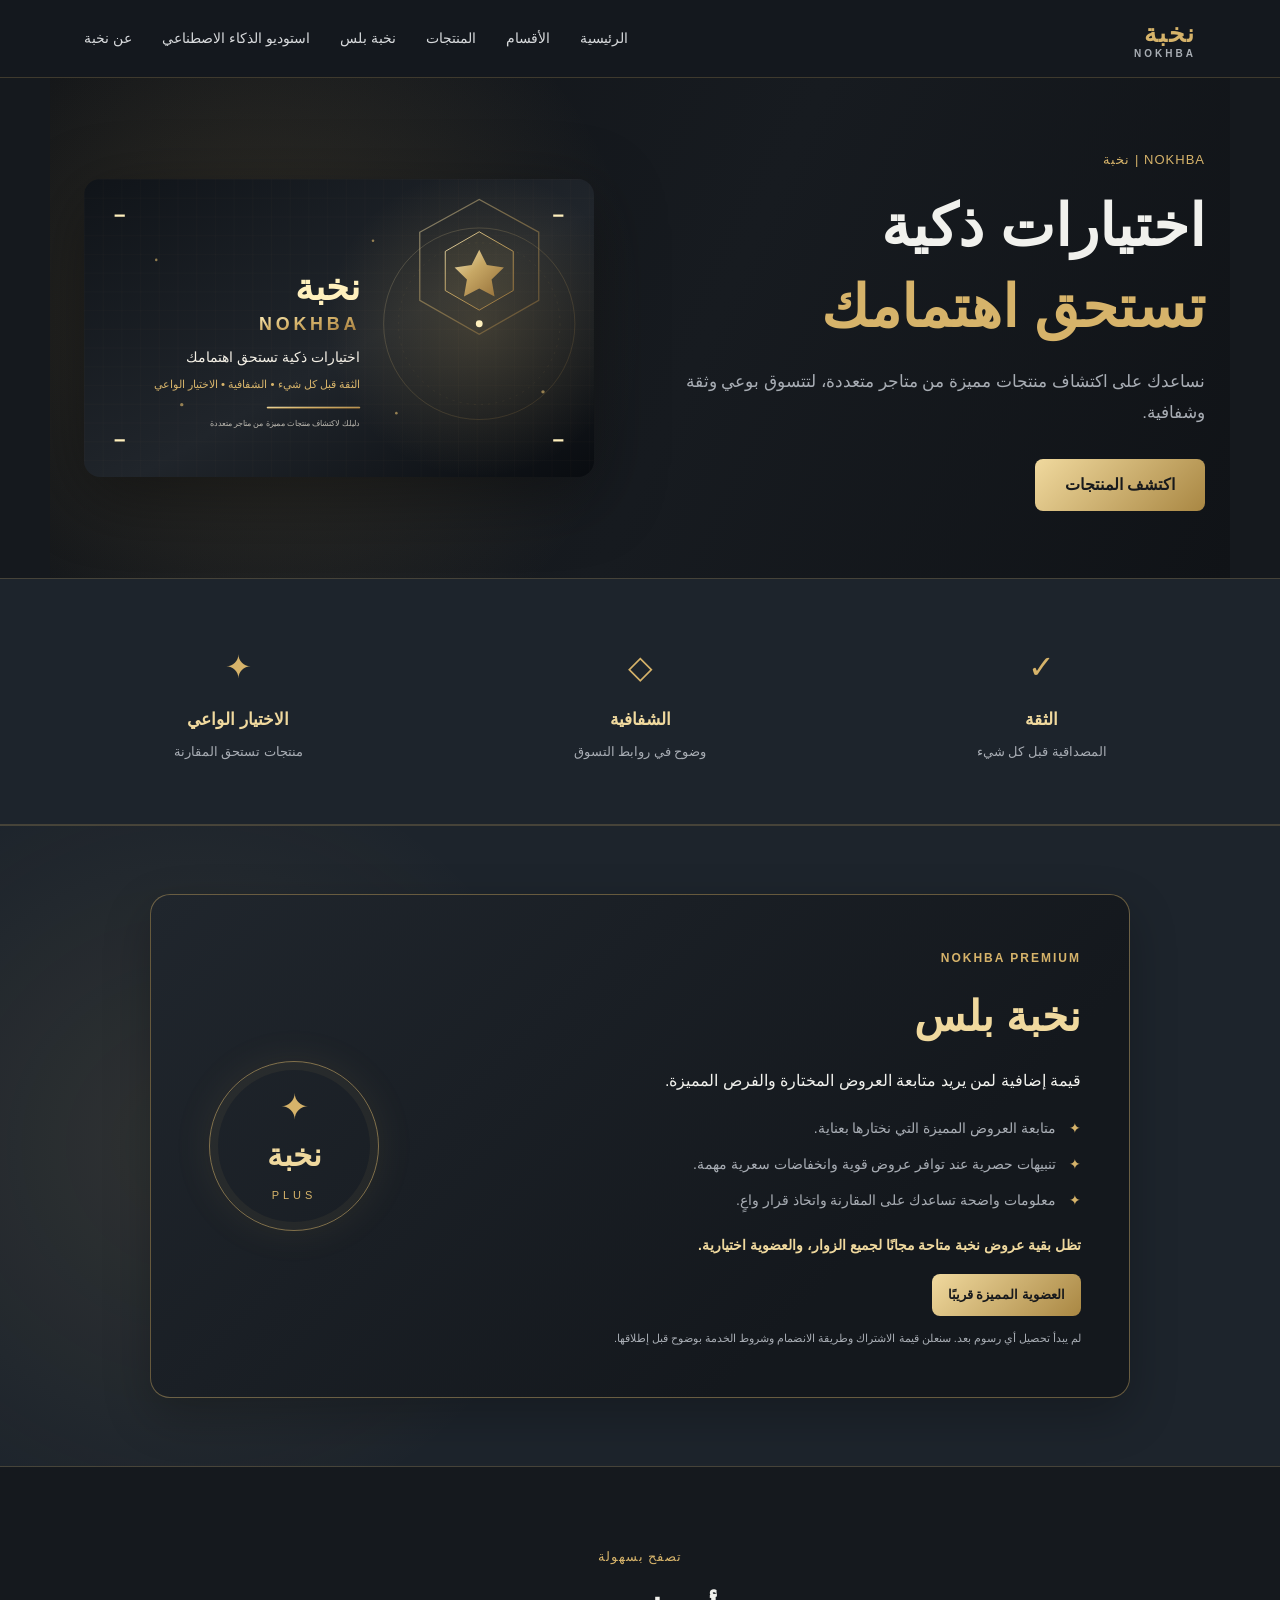
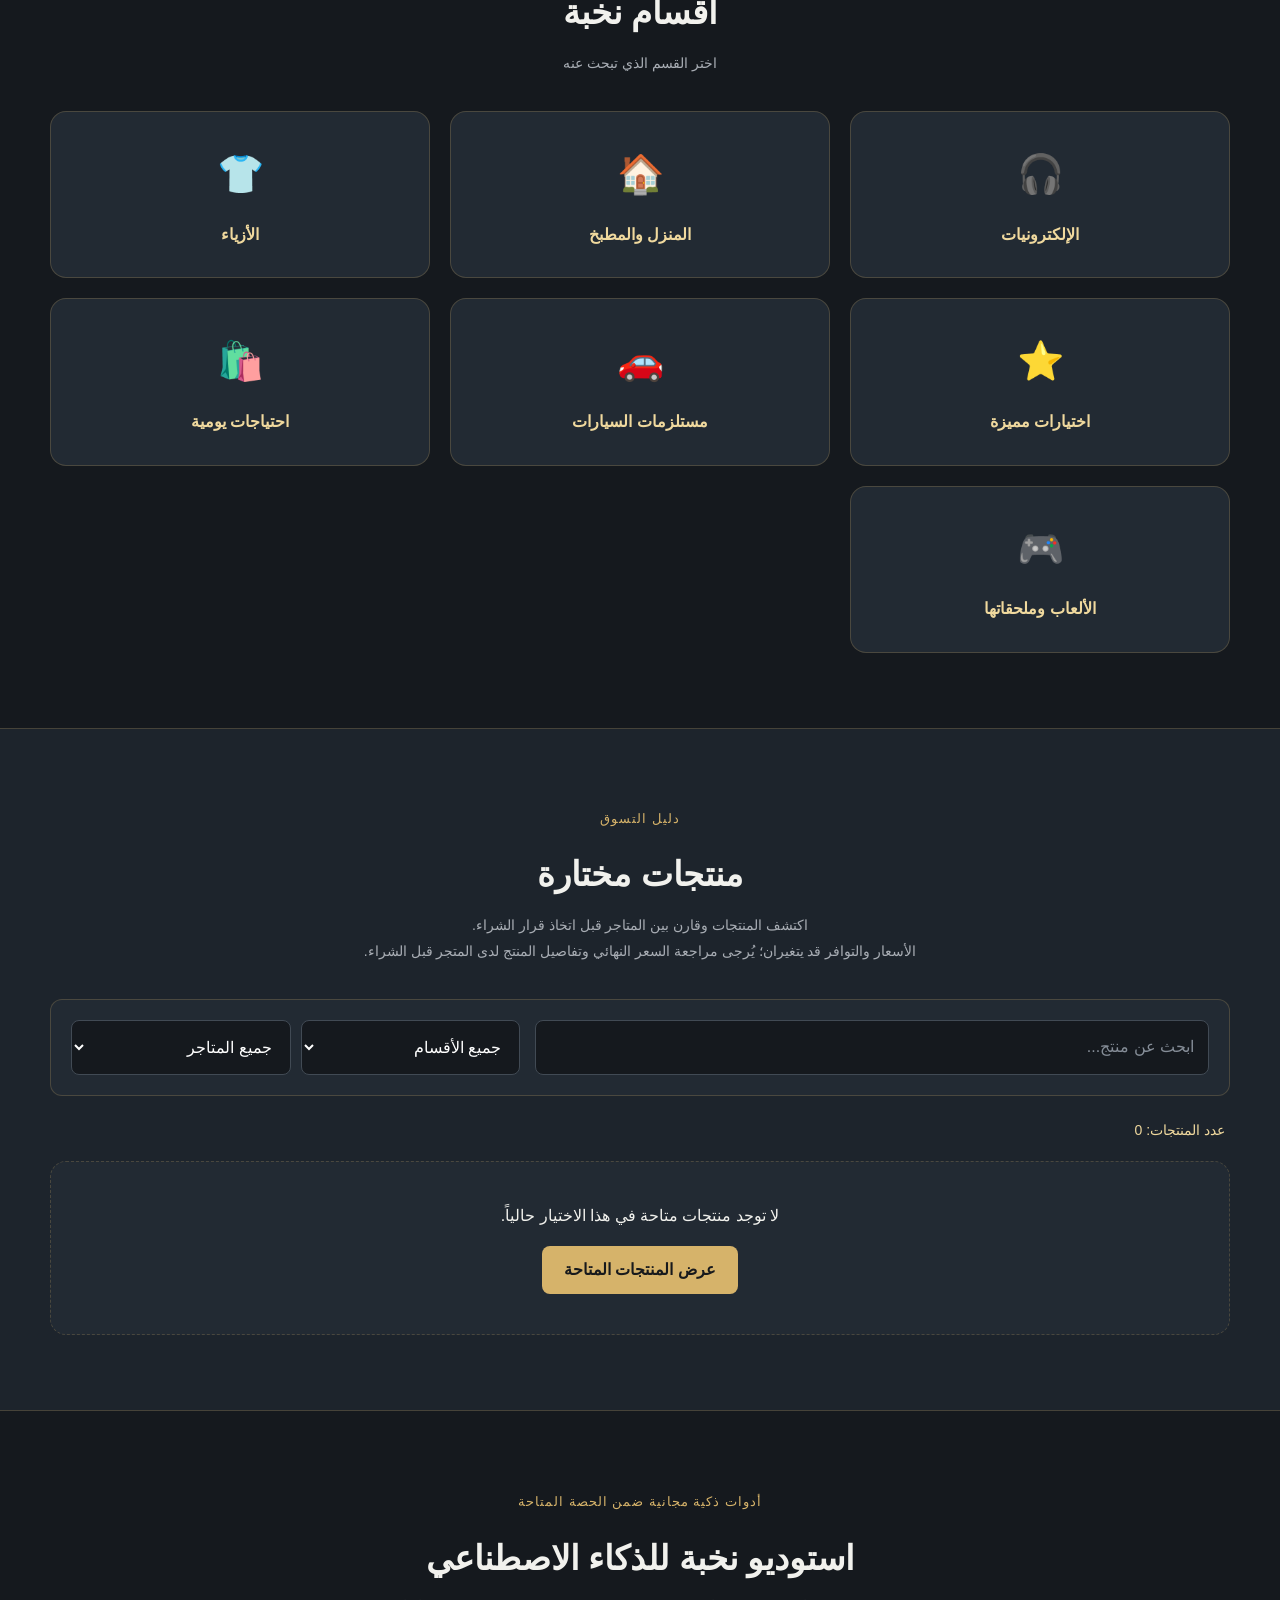
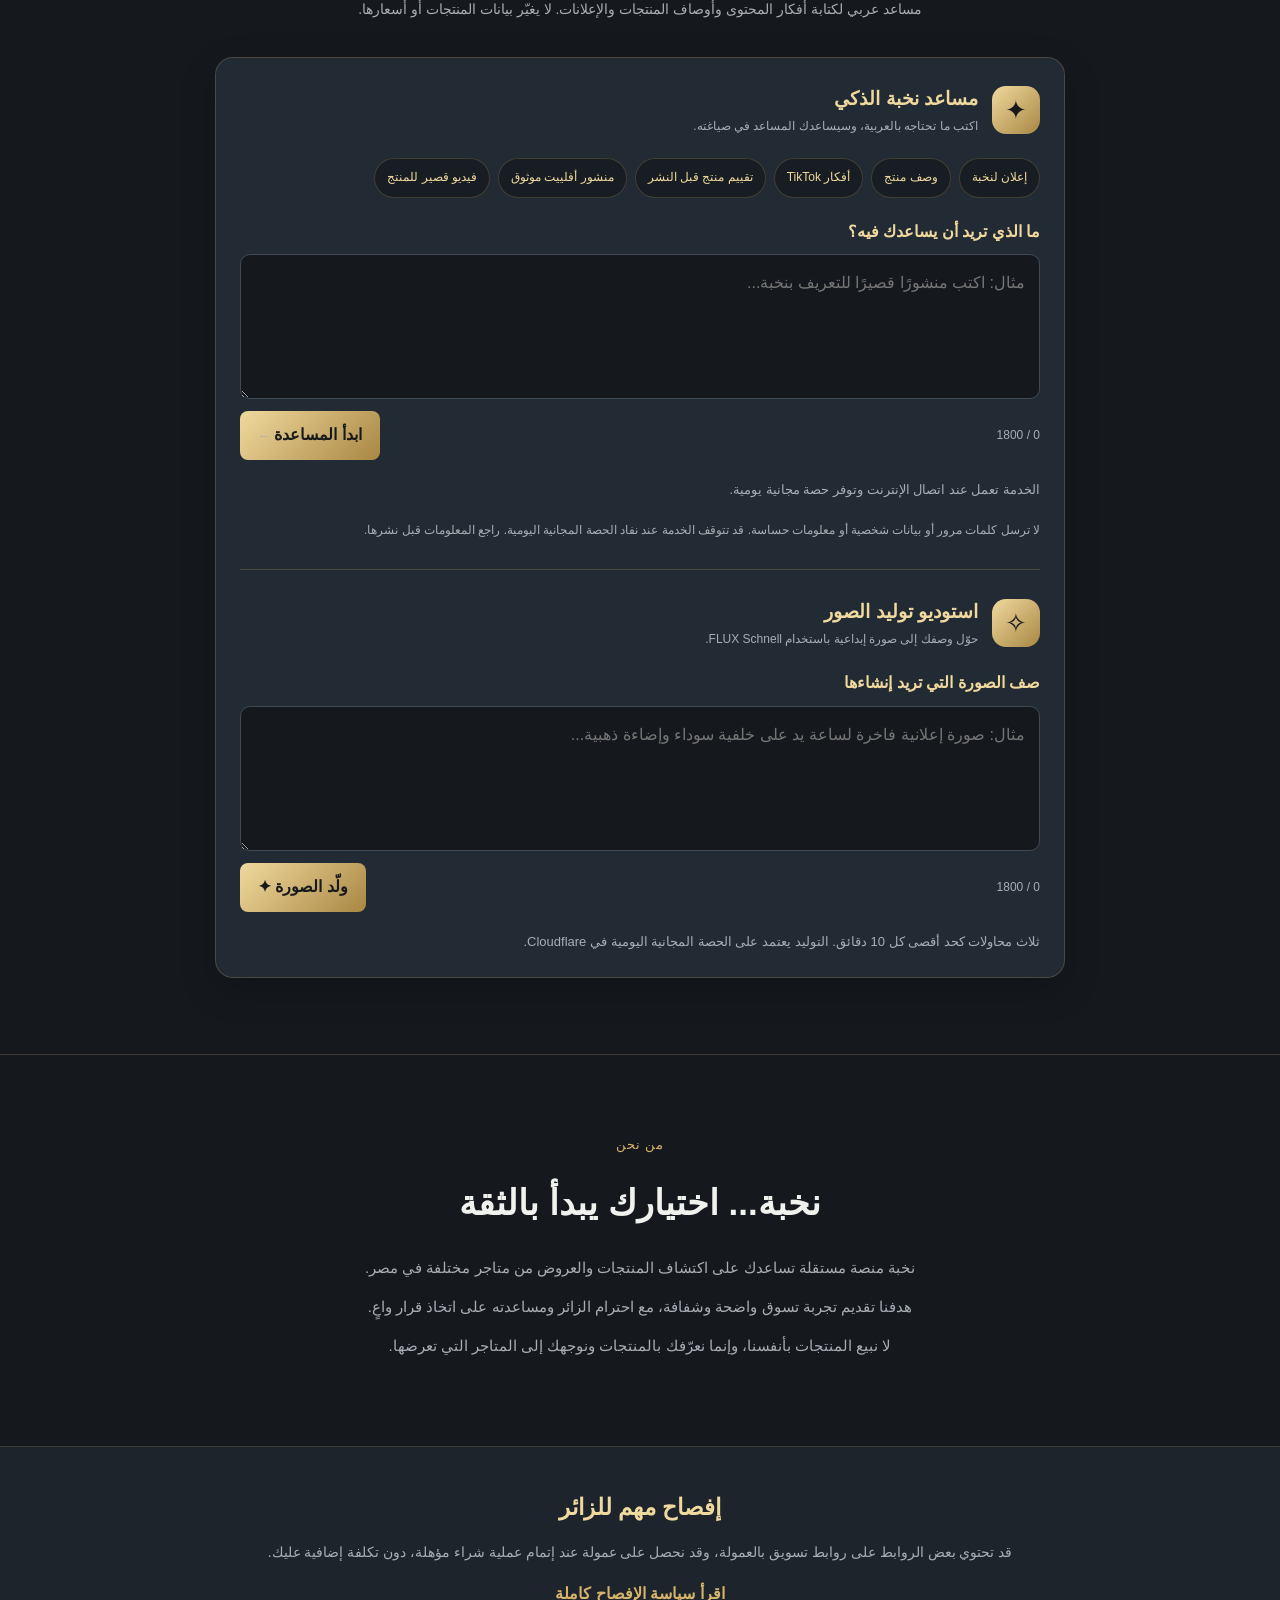
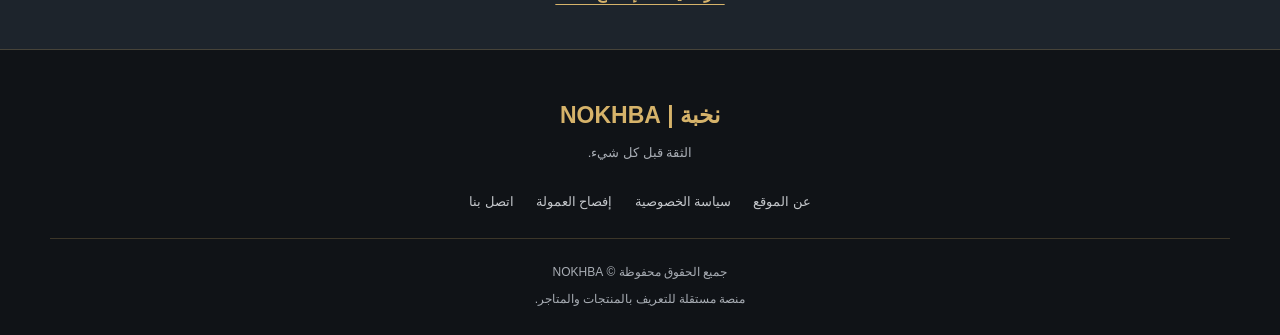
<file: index.html>
<!DOCTYPE html>
<html lang="ar" dir="rtl">

<head>

  <meta charset="UTF-8">

  <meta name="viewport"
        content="width=device-width, initial-scale=1.0">

  <title>نخبة | NOKHBA - اختيارات تسوق موثوقة</title>

  <meta name="description"
        content="نخبة منصة مستقلة لاكتشاف المنتجات المميزة من أمازون ونون وجوميا في مصر، مع الشفافية والاختيار الواعي.">

  <meta name="theme-color" content="#15191e">

  <meta name="robots" content="index, follow">

  <meta name="author" content="NOKHBA">

  <link rel="canonical"
        href="https://nokhba-108.pages.dev/">

  <link rel="manifest" href="manifest.json">

  <link rel="icon"
        type="image/png"
        href="icon-192.png">

  <link rel="apple-touch-icon"
        href="icon-192.png">

  <link rel="stylesheet" href="style.css">

  <!-- إعداد التسويق بالعمولة -->

  <script>
    window.NOKHBA_AFFILIATE_TAG = "ashrafdealseg-21";
  </script>

</head>

<body>

<header class="site-header">

  <div class="container header-container">

    <a href="#home" class="logo" aria-label="نخبة">

      <span class="logo-main">نخبة</span>

      <span class="logo-sub">NOKHBA</span>

    </a>

    <button class="menu-btn"
            id="menuBtn"
            type="button"
            aria-label="فتح القائمة"
            aria-expanded="false">

      ☰

    </button>

    <nav class="main-nav" id="mainNav">

      <a href="#home">الرئيسية</a>

      <a href="#categories">الأقسام</a>

      <a href="#featured">المنتجات</a>

      <a href="#nokhba-premium">نخبة بلس</a>

      <a href="#ai-studio">استوديو الذكاء الاصطناعي</a>

      <a href="#about">عن نخبة</a>

    </nav>

  </div>

</header>

<main>

  <!-- الرئيسية -->

  <section class="hero" id="home">

    <div class="container hero-content">

      <div class="hero-text">

        <span class="hero-label">
          NOKHBA | نخبة
        </span>

        <h1>
          اختيارات ذكية
          <br>
          <span>تستحق اهتمامك</span>
        </h1>

        <p>
          نساعدك على اكتشاف منتجات مميزة من متاجر متعددة،
          لتتسوق بوعي وثقة وشفافية.
        </p>

        <a href="#featured" class="hero-btn">
          اكتشف المنتجات
        </a>

      </div>

      <div class="hero-art" aria-label="هوية نخبة">

        <img
          src="banner-nokhba.svg"
          alt="بانر نخبة NOKHBA - اختيارات ذكية تستحق اهتمامك، الثقة قبل كل شيء"
          width="900"
          height="620"
          fetchpriority="high">

      </div>

    </div>

  </section>

  <!-- مبادئ نخبة -->

  <section class="trust-section">

    <div class="container trust-grid">

      <div class="trust-item">

        <span class="trust-icon">✓</span>

        <h3>الثقة</h3>

        <p>المصداقية قبل كل شيء</p>

      </div>

      <div class="trust-item">

        <span class="trust-icon">◇</span>

        <h3>الشفافية</h3>

        <p>وضوح في روابط التسوق</p>

      </div>

      <div class="trust-item">

        <span class="trust-icon">✦</span>

        <h3>الاختيار الواعي</h3>

        <p>منتجات تستحق المقارنة</p>

      </div>

    </div>

  </section>

  <!-- NOKHBA PREMIUM | عضوية نخبة بلس -->

  <section class="premium-section" id="nokhba-premium" aria-labelledby="premium-title">

    <div class="container">

      <div class="premium-card">

        <div class="premium-content">

          <span class="premium-label">NOKHBA PREMIUM</span>

          <h2 id="premium-title">نخبة بلس</h2>

          <p class="premium-lead">
            قيمة إضافية لمن يريد متابعة العروض المختارة والفرص المميزة.
          </p>

          <ul class="premium-benefits">
            <li>متابعة العروض المميزة التي نختارها بعناية.</li>
            <li>تنبيهات حصرية عند توافر عروض قوية وانخفاضات سعرية مهمة.</li>
            <li>معلومات واضحة تساعدك على المقارنة واتخاذ قرار واعٍ.</li>
          </ul>

          <p class="premium-free-note">
            تظل بقية عروض نخبة متاحة مجانًا لجميع الزوار، والعضوية اختيارية.
          </p>

          <span class="premium-coming-soon" role="status">العضوية المميزة قريبًا</span>

          <p class="premium-transparency-note">
            لم يبدأ تحصيل أي رسوم بعد. سنعلن قيمة الاشتراك وطريقة الانضمام وشروط الخدمة بوضوح قبل إطلاقها.
          </p>

        </div>

        <div class="premium-mark" aria-hidden="true">
          <span class="premium-mark-star">✦</span>
          <span class="premium-mark-name">نخبة</span>
          <span class="premium-mark-sub">PLUS</span>
        </div>

      </div>

    </div>

  </section>

  <!-- الأقسام -->

  <section class="categories-section" id="categories">

    <div class="container">

      <div class="section-heading">

        <span class="section-label">
          تصفح بسهولة
        </span>

        <h2>أقسام نخبة</h2>

        <p>اختر القسم الذي تبحث عنه</p>

      </div>

      <div class="categories-grid">

        <a href="#featured"
           class="category-card"
           data-category="electronics">

          <span class="category-icon">🎧</span>

          <h3>الإلكترونيات</h3>

        </a>

        <a href="#featured"
           class="category-card"
           data-category="home">

          <span class="category-icon">🏠</span>

          <h3>المنزل والمطبخ</h3>

        </a>

        <a href="#featured"
           class="category-card"
           data-category="fashion">

          <span class="category-icon">👕</span>

          <h3>الأزياء</h3>

        </a>

        <a href="#featured"
           class="category-card"
           data-category="featured">

          <span class="category-icon">⭐</span>

          <h3>اختيارات مميزة</h3>

        </a>

        <a href="#featured"
           class="category-card"
           data-category="cars">

          <span class="category-icon">🚗</span>

          <h3>مستلزمات السيارات</h3>

        </a>

        <a href="#featured"
           class="category-card"
           data-category="daily">

          <span class="category-icon">🛍️</span>

          <h3>احتياجات يومية</h3>

        </a>

        <a href="#featured"
           class="category-card"
           data-category="gaming">

          <span class="category-icon">🎮</span>

          <h3>الألعاب وملحقاتها</h3>

        </a>

      </div>

    </div>

  </section>

  <!-- المنتجات -->

  <section class="products-section" id="featured">

    <div class="container">

      <div class="section-heading">

        <span class="section-label">
          دليل التسوق
        </span>

        <h2>منتجات مختارة</h2>

        <p>
          اكتشف المنتجات وقارن بين المتاجر قبل اتخاذ قرار الشراء.
        </p>

        <p>
          الأسعار والتوافر قد يتغيران؛ يُرجى مراجعة السعر النهائي
          وتفاصيل المنتج لدى المتجر قبل الشراء.
        </p>

      </div>

      <!-- البحث والتصفية -->

      <div class="products-toolbar">

        <div class="search-box">

          <input
            type="search"
            id="productSearch"
            placeholder="ابحث عن منتج..."
            aria-label="البحث عن منتج">

        </div>

        <div class="filters">

          <select
            id="categoryFilter"
            aria-label="تصفية حسب القسم">

            <option value="all">جميع الأقسام</option>

            <option value="electronics">الإلكترونيات</option>

            <option value="home">المنزل والمطبخ</option>

            <option value="fashion">الأزياء</option>

            <option value="featured">اختيارات مميزة</option>

            <option value="cars">السيارات</option>

            <option value="daily">احتياجات يومية</option>

            <option value="gaming">الألعاب وملحقاتها</option>

          </select>

          <select
            id="storeFilter"
            aria-label="تصفية حسب المتجر">

            <option value="all">جميع المتاجر</option>

            <option value="amazon">Amazon Egypt</option>

            <option value="noon">Noon Egypt</option>

            <option value="jumia">Jumia Egypt</option>

          </select>

        </div>

      </div>

      <!-- عدد النتائج -->

      <div class="products-info">

        <span id="resultCount">
          جارٍ تحميل المنتجات...
        </span>

      </div>

      <!-- شبكة المنتجات -->

      <div
        class="products-grid"
        id="products"
        aria-live="polite">

        <div class="loading-message">
          جارٍ تحميل المنتجات...
        </div>

      </div>

      <!-- لا توجد نتائج -->

      <div class="empty-message"
           id="emptyMessage"
           hidden>

        <p>
          لا توجد منتجات متاحة في هذا الاختيار حالياً.
        </p>

        <button type="button" id="resetFilters">

          عرض المنتجات المتاحة

        </button>

      </div>

    </div>

  </section>

  <!-- NOKHBA AI STUDIO -->
  <section class="ai-studio-section" id="ai-studio">
    <div class="container">
      <div class="section-heading">
        <span class="section-label">أدوات ذكية مجانية ضمن الحصة المتاحة</span>
        <h2>استوديو نخبة للذكاء الاصطناعي</h2>
        <p>مساعد عربي لكتابة أفكار المحتوى وأوصاف المنتجات والإعلانات. لا يغيّر بيانات المنتجات أو أسعارها.</p>
      </div>

      <div class="ai-studio-panel">
        <div class="ai-studio-intro">
          <span class="ai-studio-mark" aria-hidden="true">✦</span>
          <div>
            <h3>مساعد نخبة الذكي</h3>
            <p>اكتب ما تحتاجه بالعربية، وسيساعدك المساعد في صياغته.</p>
          </div>
        </div>

        <div class="ai-quick-prompts" aria-label="أمثلة جاهزة">
          <button type="button" class="ai-prompt-chip" data-prompt="اكتب إعلانًا قصيرًا وجذابًا لموقع نخبة يركز على الثقة والشفافية والاختيار الواعي.">إعلان لنخبة</button>
          <button type="button" class="ai-prompt-chip" data-prompt="اكتب وصفًا تسويقيًا واضحًا لمنتج إلكتروني، دون اختراع مواصفات أو ادعاءات غير مؤكدة.">وصف منتج</button>
          <button type="button" class="ai-prompt-chip" data-prompt="اقترح 5 أفكار لمقاطع TikTok قصيرة عن التكنولوجيا والابتكار والطبيعة، مع افتتاحية جذابة لكل فكرة.">أفكار TikTok</button>
          <button type="button" class="ai-prompt-chip" data-prompt="سأرسل لك بيانات منتج. حللها بموضوعية قبل نشره في نخبة: وضح نقاط القوة والضعف، وما المعلومات الناقصة، وأي ادعاءات تحتاج تحققًا. لا تخترع حقائق.">تقييم منتج قبل النشر</button>
          <button type="button" class="ai-prompt-chip" data-prompt="اكتب منشور تسويق بالعمولة شفافًا لمنتج سأرسل بياناته، مع توضيح أن الرابط قد يحقق عمولة دون تكلفة إضافية على المشتري. لا تبالغ ولا تخترع مواصفات.">منشور أفلييت موثوق</button>
          <button type="button" class="ai-prompt-chip" data-prompt="حوّل بيانات المنتج التي سأرسلها إلى نص فيديو قصير مدته 20 ثانية باللهجة المصرية، مع افتتاحية جذابة ومعلومة دقيقة ودعوة لطيفة للمقارنة قبل الشراء. لا تضف معلومات غير موجودة.">فيديو قصير للمنتج</button>
        </div>

        <form id="nokhbaAiForm" class="ai-chat-form">
          <label for="nokhbaAiPrompt">ما الذي تريد أن يساعدك فيه؟</label>
          <textarea id="nokhbaAiPrompt" rows="4" maxlength="1800" placeholder="مثال: اكتب منشورًا قصيرًا للتعريف بنخبة..." required></textarea>
          <div class="ai-form-footer">
            <span id="nokhbaAiCount">0 / 1800</span>
            <button type="submit" id="nokhbaAiSubmit">ابدأ المساعدة <span aria-hidden="true">←</span></button>
          </div>
        </form>

        <div id="nokhbaAiStatus" class="ai-status" role="status" aria-live="polite">الخدمة تعمل عند اتصال الإنترنت وتوفر حصة مجانية يومية.</div>
        <div id="nokhbaAiResult" class="ai-result" hidden>
          <div class="ai-result-heading">
            <h3>النتيجة</h3>
            <button type="button" id="nokhbaAiCopy" class="ai-copy-button">نسخ النص</button>
          </div>
          <div id="nokhbaAiAnswer" class="ai-answer" dir="auto"></div>
        </div>

        <p class="ai-privacy-note">لا ترسل كلمات مرور أو بيانات شخصية أو معلومات حساسة. قد تتوقف الخدمة عند نفاد الحصة المجانية اليومية. راجع المعلومات قبل نشرها.</p>
      </div>
    </div>
  </section>

  <!-- عن نخبة -->

  <section class="about-section" id="about">

    <div class="container">

      <div class="about-content">

        <span class="section-label">
          من نحن
        </span>

        <h2>نخبة... اختيارك يبدأ بالثقة</h2>

        <p>
          نخبة منصة مستقلة تساعدك على اكتشاف المنتجات
          والعروض من متاجر مختلفة في مصر.
        </p>

        <p>
          هدفنا تقديم تجربة تسوق واضحة وشفافة،
          مع احترام الزائر ومساعدته على اتخاذ قرار واعٍ.
        </p>

        <p>
          لا نبيع المنتجات بأنفسنا، وإنما نعرّفك
          بالمنتجات ونوجهك إلى المتاجر التي تعرضها.
        </p>

      </div>

    </div>

  </section>

  <!-- الإفصاح -->

  <section class="disclosure-section">

    <div class="container">

      <h2>إفصاح مهم للزائر</h2>

      <p>
        قد تحتوي بعض الروابط على روابط تسويق بالعمولة،
        وقد نحصل على عمولة عند إتمام عملية شراء مؤهلة،
        دون تكلفة إضافية عليك.
      </p>

      <a href="disclosure.html">
        اقرأ سياسة الإفصاح كاملة
      </a>

    </div>

  </section>

</main>

<!-- التذييل -->

<footer class="site-footer">

  <div class="container">

    <div class="footer-brand">

      <h2>نخبة | NOKHBA</h2>

      <p>الثقة قبل كل شيء.</p>

    </div>

    <div class="footer-links">

      <a href="about.html">عن الموقع</a>

      <a href="privacy.html">سياسة الخصوصية</a>

      <a href="disclosure.html">إفصاح العمولة</a>

      <a href="contact.html">اتصل بنا</a>

    </div>

    <div class="footer-bottom">

      <p>
        جميع الحقوق محفوظة © NOKHBA
      </p>

      <p>
        منصة مستقلة للتعريف بالمنتجات والمتاجر.
      </p>

    </div>

  </div>

</footer>

<!-- =========================================
     NOKHBA JAVASCRIPT FILES
     يجب الحفاظ على ترتيب التحميل
========================================= -->

<script src="products.js?v=20261116-5" defer></script>

<script src="products-multi.js?v=20261117-7" defer></script>

<script src="app.js?v=20261116-5" defer></script>

<script src="ai-studio.js?v=20261119-3" defer></script>

<!-- SERVICE WORKER -->

<script>

  if ("serviceWorker" in navigator) {

    window.addEventListener("load", () => {

      navigator.serviceWorker
        .register("./service-worker.js")
        .catch(error => {

          console.error(
            "NOKHBA offline support:",
            error
          );

        });

    });

  }

</script>

</body>
</html>
</file>
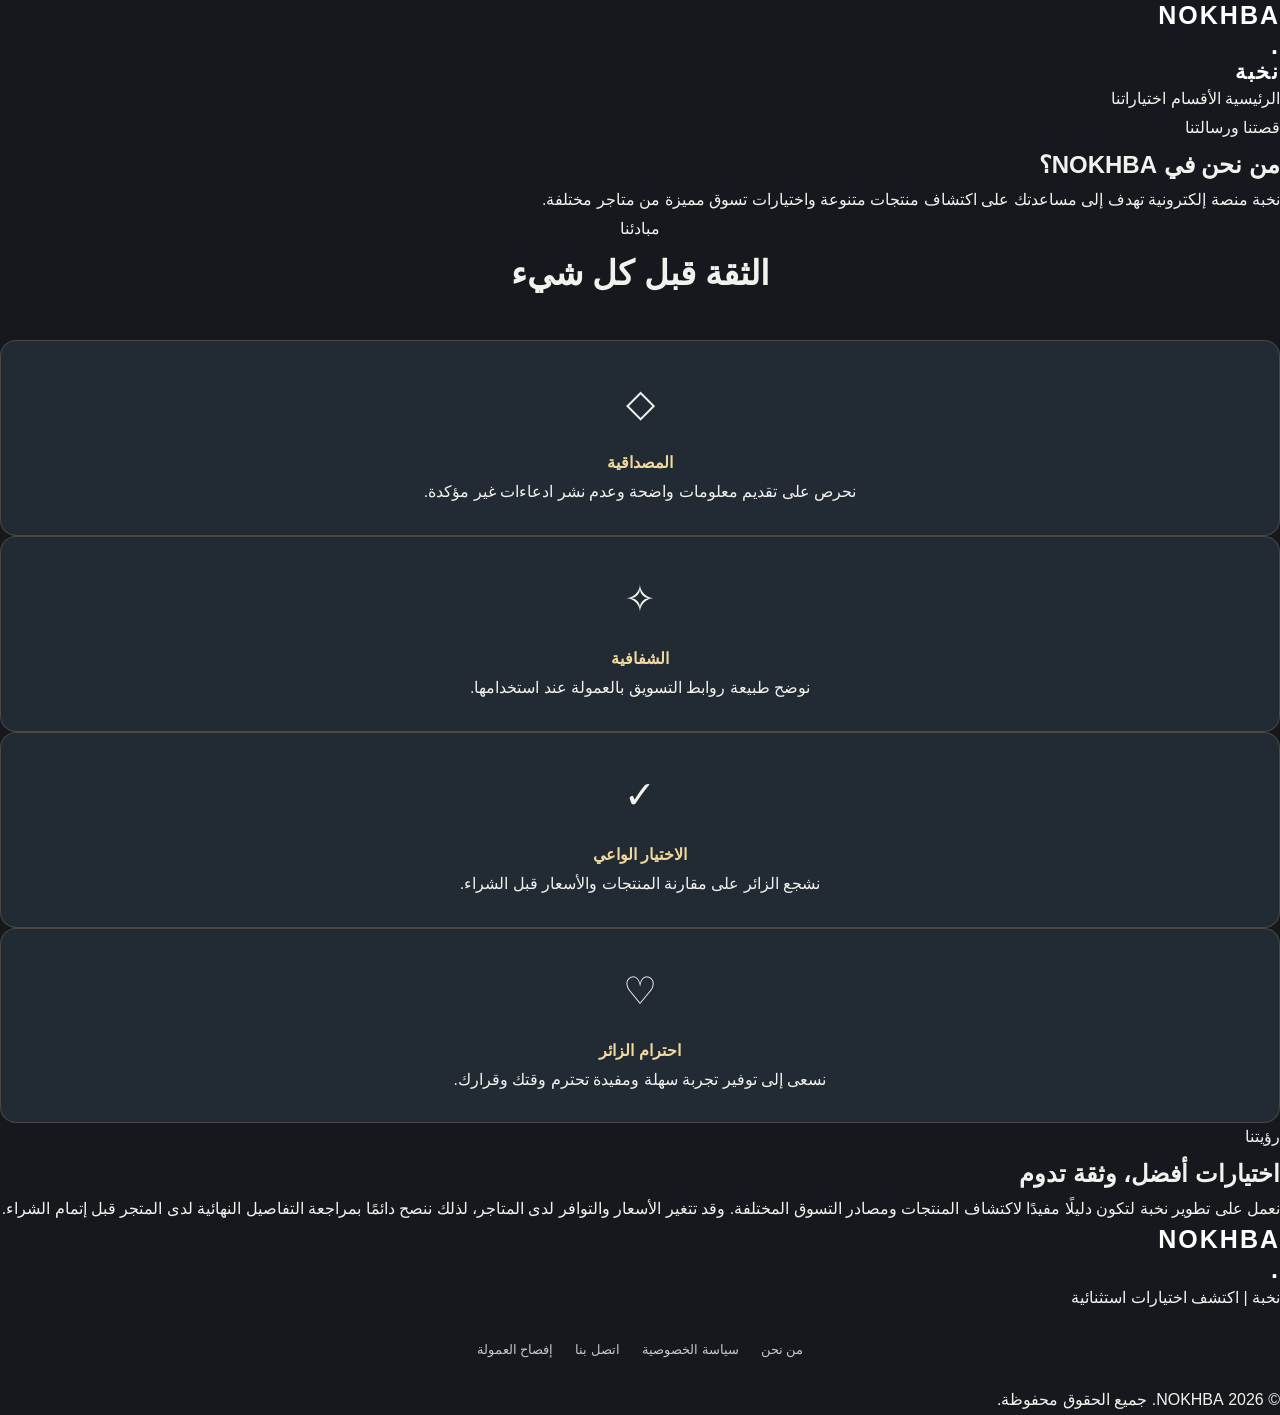
<file: about.html>
<!DOCTYPE html>
<html lang="ar" dir="rtl">
<head>
  <meta charset="UTF-8">
  <meta name="viewport" content="width=device-width, initial-scale=1.0">
  <meta name="theme-color" content="#15191e">
  <meta name="description" content="تعرف على نخبة NOKHBA ورسالتنا في تقديم اختيارات تسوق واضحة وموثوقة.">
  <title>من نحن | NOKHBA - نخبة</title>
  <link rel="icon" href="icon-192.png">
  <link rel="stylesheet" href="style.css">
</head>
<body>

<header class="header">
  <a class="logo" href="index.html">
    NOKHBA<span>.</span>
    <small>نخبة</small>
  </a>
  <nav>
    <a href="index.html">الرئيسية</a>
    <a href="index.html#categories">الأقسام</a>
    <a href="index.html#featured">اختياراتنا</a>
  </nav>
</header>

<main>
  <section class="welcome">
    <span class="section-kicker">قصتنا ورسالتنا</span>
    <h2>من نحن في <span>NOKHBA</span>؟</h2>
    <p>
      نخبة منصة إلكترونية تهدف إلى مساعدتك على اكتشاف
      منتجات متنوعة واختيارات تسوق مميزة من متاجر مختلفة.
    </p>
  </section>

  <section class="categories">
    <div class="section-heading">
      <div>
        <span class="section-kicker">مبادئنا</span>
        <h2>الثقة قبل كل شيء</h2>
      </div>
    </div>

    <div class="category-grid">
      <div class="category-card">
        <div class="category-icon">◇</div>
        <h3>المصداقية</h3>
        <p>نحرص على تقديم معلومات واضحة وعدم نشر ادعاءات غير مؤكدة.</p>
      </div>

      <div class="category-card">
        <div class="category-icon">✧</div>
        <h3>الشفافية</h3>
        <p>نوضح طبيعة روابط التسويق بالعمولة عند استخدامها.</p>
      </div>

      <div class="category-card">
        <div class="category-icon">✓</div>
        <h3>الاختيار الواعي</h3>
        <p>نشجع الزائر على مقارنة المنتجات والأسعار قبل الشراء.</p>
      </div>

      <div class="category-card">
        <div class="category-icon">♡</div>
        <h3>احترام الزائر</h3>
        <p>نسعى إلى توفير تجربة سهلة ومفيدة تحترم وقتك وقرارك.</p>
      </div>
    </div>
  </section>

  <section class="about">
    <span class="section-kicker">رؤيتنا</span>
    <h2>اختيارات أفضل، وثقة تدوم</h2>
    <p>
      نعمل على تطوير نخبة لتكون دليلًا مفيدًا
      لاكتشاف المنتجات ومصادر التسوق المختلفة.
      وقد تتغير الأسعار والتوافر لدى المتاجر،
      لذلك ننصح دائمًا بمراجعة التفاصيل النهائية
      لدى المتجر قبل إتمام الشراء.
    </p>
  </section>
</main>

<footer class="footer">
  <a class="logo" href="index.html">NOKHBA<span>.</span></a>
  <p>نخبة | اكتشف اختيارات استثنائية</p>
  <div class="footer-links">
    <a href="about.html">من نحن</a>
    <a href="privacy.html">سياسة الخصوصية</a>
    <a href="contact.html">اتصل بنا</a>
    <a href="disclosure.html">إفصاح العمولة</a>
  </div>
  <p class="copyright">© 2026 NOKHBA. جميع الحقوق محفوظة.</p>
</footer>

</body>
</html>
</file>
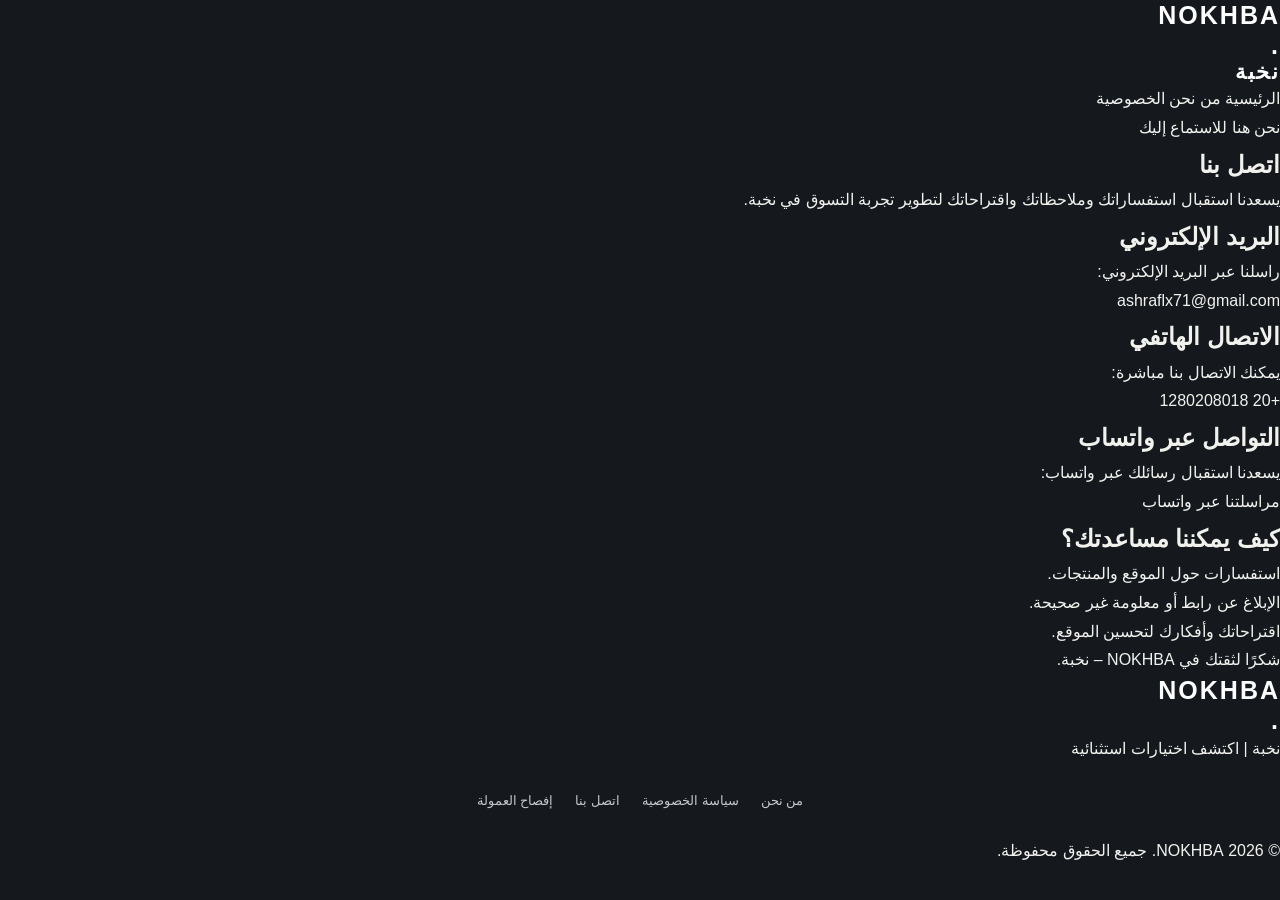
<file: contact.html>
<!DOCTYPE html>
<html lang="ar" dir="rtl">
<head>
  <meta charset="UTF-8">
  <meta name="viewport" content="width=device-width, initial-scale=1.0">
  <meta name="theme-color" content="#15191e">
  <meta name="description" content="تواصل مع NOKHBA نخبة عبر البريد الإلكتروني أو الهاتف أو واتساب.">
  <title>اتصل بنا | NOKHBA - نخبة</title>
  <link rel="icon" href="icon-192.png">
  <link rel="stylesheet" href="style.css">
</head>
<body>

<header class="header">
  <a class="logo" href="index.html">
    NOKHBA<span>.</span>
    <small>نخبة</small>
  </a>
  <nav>
    <a href="index.html">الرئيسية</a>
    <a href="about.html">من نحن</a>
    <a href="privacy.html">الخصوصية</a>
  </nav>
</header>

<main>
  <section class="welcome">
    <span class="section-kicker">نحن هنا للاستماع إليك</span>
    <h2>اتصل بنا</h2>
    <p>
      يسعدنا استقبال استفساراتك وملاحظاتك
      واقتراحاتك لتطوير تجربة التسوق في نخبة.
    </p>
  </section>

  <section class="about">
    <h2>البريد الإلكتروني</h2>
    <p>راسلنا عبر البريد الإلكتروني:</p>
    <p>
      <a href="mailto:ashraflx71@gmail.com">
        ashraflx71@gmail.com
      </a>
    </p>

    <h2>الاتصال الهاتفي</h2>
    <p>يمكنك الاتصال بنا مباشرة:</p>
    <p>
      <a href="tel:+201280208018">
        +20 1280208018
      </a>
    </p>

    <h2>التواصل عبر واتساب</h2>
    <p>يسعدنا استقبال رسائلك عبر واتساب:</p>
    <p>
      <a href="https://wa.me/201280208018"
         target="_blank"
         rel="noopener noreferrer">
        مراسلتنا عبر واتساب
      </a>
    </p>

    <h2>كيف يمكننا مساعدتك؟</h2>
    <p>استفسارات حول الموقع والمنتجات.</p>
    <p>الإبلاغ عن رابط أو معلومة غير صحيحة.</p>
    <p>اقتراحاتك وأفكارك لتحسين الموقع.</p>

    <p>شكرًا لثقتك في NOKHBA – نخبة.</p>
  </section>
</main>

<footer class="footer">
  <a class="logo" href="index.html">NOKHBA<span>.</span></a>
  <p>نخبة | اكتشف اختيارات استثنائية</p>
  <div class="footer-links">
    <a href="about.html">من نحن</a>
    <a href="privacy.html">سياسة الخصوصية</a>
    <a href="contact.html">اتصل بنا</a>
    <a href="disclosure.html">إفصاح العمولة</a>
  </div>
  <p class="copyright">© 2026 NOKHBA. جميع الحقوق محفوظة.</p>
</footer>

</body>
</html>
</file>
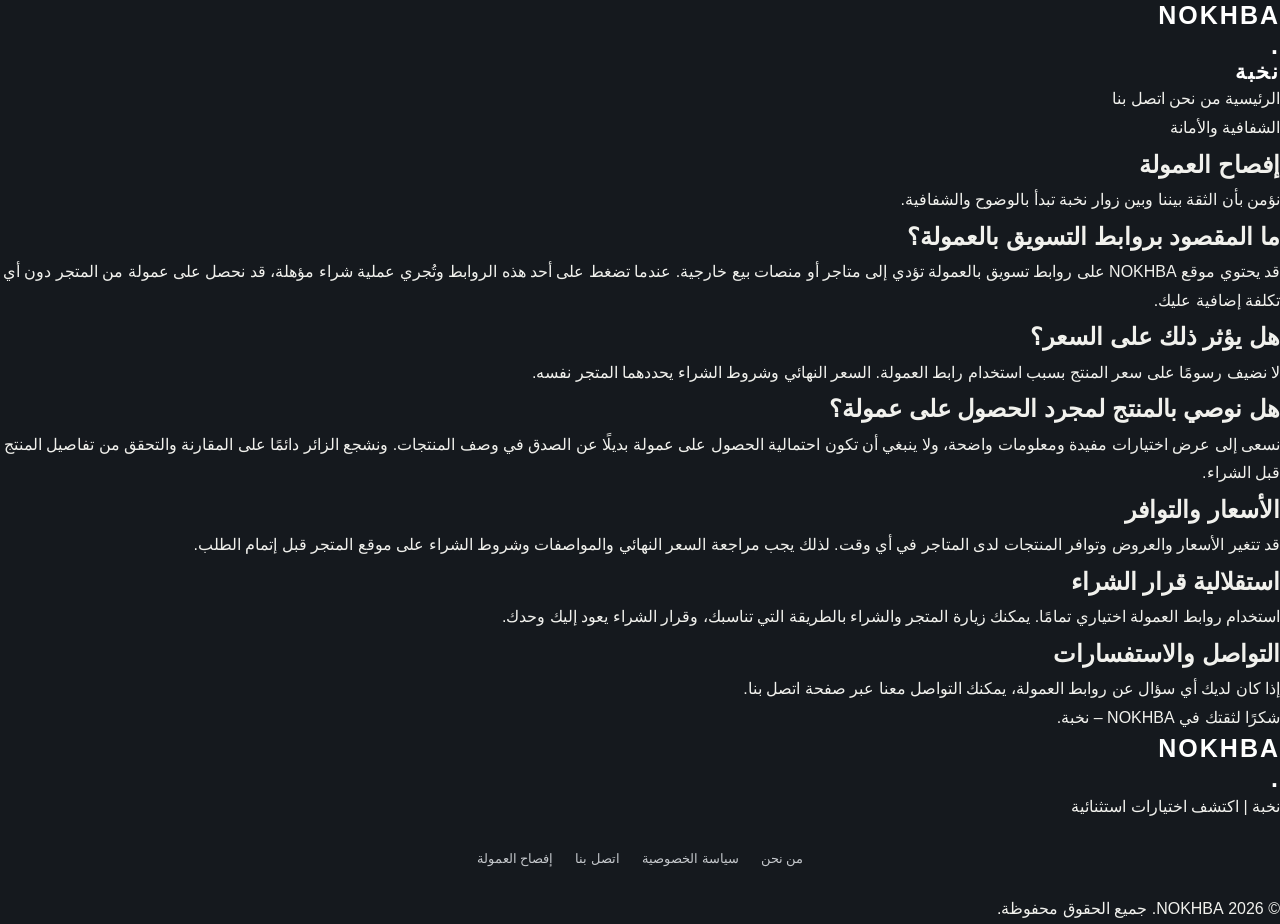
<file: disclosure.html>
<!DOCTYPE html>
<html lang="ar" dir="rtl">
<head>
  <meta charset="UTF-8">
  <meta name="viewport" content="width=device-width, initial-scale=1.0">
  <meta name="theme-color" content="#15191e">
  <meta name="description" content="إفصاح NOKHBA عن روابط التسويق بالعمولة وعمولات الإحالة.">
  <title>إفصاح العمولة | NOKHBA - نخبة</title>
  <link rel="icon" href="icon-192.png">
  <link rel="stylesheet" href="style.css">
</head>
<body>

<header class="header">
  <a class="logo" href="index.html">
    NOKHBA<span>.</span>
    <small>نخبة</small>
  </a>
  <nav>
    <a href="index.html">الرئيسية</a>
    <a href="about.html">من نحن</a>
    <a href="contact.html">اتصل بنا</a>
  </nav>
</header>

<main>
  <section class="welcome">
    <span class="section-kicker">الشفافية والأمانة</span>
    <h2>إفصاح العمولة</h2>
    <p>
      نؤمن بأن الثقة بيننا وبين زوار نخبة
      تبدأ بالوضوح والشفافية.
    </p>
  </section>

  <section class="about">
    <h2>ما المقصود بروابط التسويق بالعمولة؟</h2>
    <p>
      قد يحتوي موقع NOKHBA على روابط تسويق بالعمولة
      تؤدي إلى متاجر أو منصات بيع خارجية.
      عندما تضغط على أحد هذه الروابط وتُجري عملية
      شراء مؤهلة، قد نحصل على عمولة من المتجر
      دون أي تكلفة إضافية عليك.
    </p>

    <h2>هل يؤثر ذلك على السعر؟</h2>
    <p>
      لا نضيف رسومًا على سعر المنتج بسبب استخدام
      رابط العمولة. السعر النهائي وشروط الشراء
      يحددهما المتجر نفسه.
    </p>

    <h2>هل نوصي بالمنتج لمجرد الحصول على عمولة؟</h2>
    <p>
      نسعى إلى عرض اختيارات مفيدة ومعلومات واضحة،
      ولا ينبغي أن تكون احتمالية الحصول على عمولة
      بديلًا عن الصدق في وصف المنتجات.
      ونشجع الزائر دائمًا على المقارنة والتحقق
      من تفاصيل المنتج قبل الشراء.
    </p>

    <h2>الأسعار والتوافر</h2>
    <p>
      قد تتغير الأسعار والعروض وتوافر المنتجات
      لدى المتاجر في أي وقت.
      لذلك يجب مراجعة السعر النهائي والمواصفات
      وشروط الشراء على موقع المتجر قبل إتمام الطلب.
    </p>

    <h2>استقلالية قرار الشراء</h2>
    <p>
      استخدام روابط العمولة اختياري تمامًا.
      يمكنك زيارة المتجر والشراء بالطريقة التي
      تناسبك، وقرار الشراء يعود إليك وحدك.
    </p>

    <h2>التواصل والاستفسارات</h2>
    <p>
      إذا كان لديك أي سؤال عن روابط العمولة،
      يمكنك التواصل معنا عبر
      <a href="contact.html">صفحة اتصل بنا</a>.
    </p>

    <p>
      شكرًا لثقتك في NOKHBA – نخبة.
    </p>
  </section>
</main>

<footer class="footer">
  <a class="logo" href="index.html">NOKHBA<span>.</span></a>
  <p>نخبة | اكتشف اختيارات استثنائية</p>
  <div class="footer-links">
    <a href="about.html">من نحن</a>
    <a href="privacy.html">سياسة الخصوصية</a>
    <a href="contact.html">اتصل بنا</a>
    <a href="disclosure.html">إفصاح العمولة</a>
  </div>
  <p class="copyright">© 2026 NOKHBA. جميع الحقوق محفوظة.</p>
</footer>

</body>
</html>
</file>
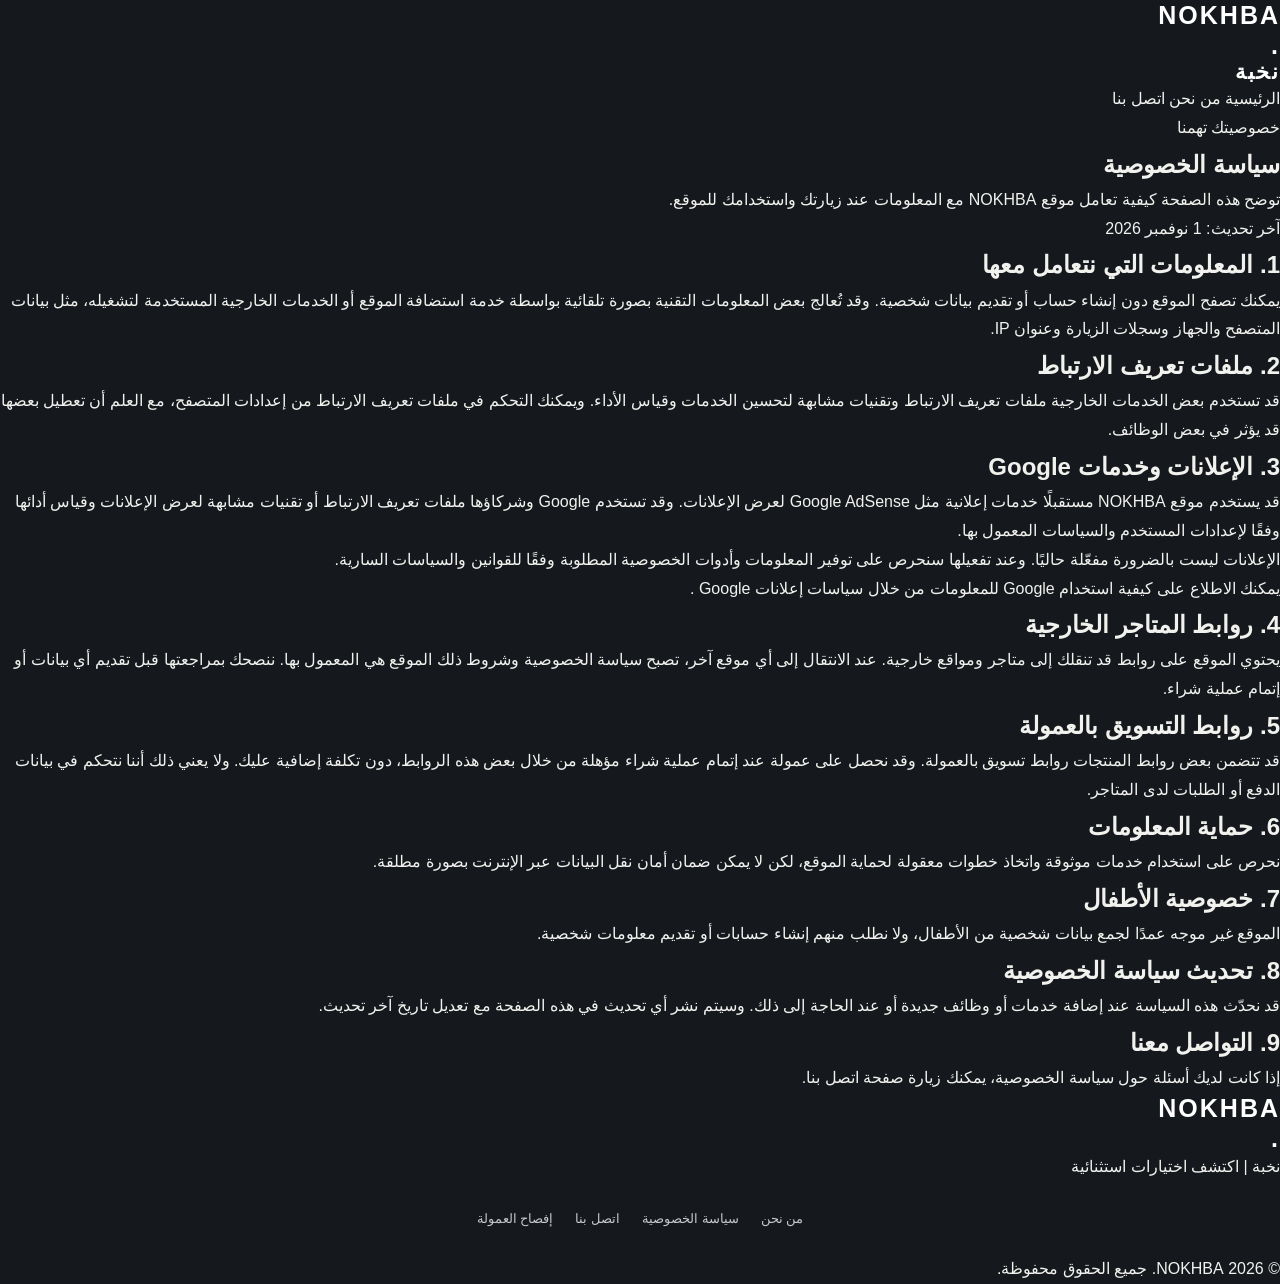
<file: privacy.html>
<!DOCTYPE html>
<html lang="ar" dir="rtl">
<head>
  <meta charset="UTF-8">
  <meta name="viewport" content="width=device-width, initial-scale=1.0">
  <meta name="theme-color" content="#15191e">
  <meta name="description" content="سياسة الخصوصية في موقع NOKHBA نخبة، وكيفية التعامل مع بيانات الزوار وملفات تعريف الارتباط والإعلانات.">
  <title>سياسة الخصوصية | NOKHBA - نخبة</title>
  <link rel="icon" href="icon-192.png">
  <link rel="stylesheet" href="style.css">
</head>
<body>

<header class="header">
  <a class="logo" href="index.html">
    NOKHBA<span>.</span>
    <small>نخبة</small>
  </a>
  <nav>
    <a href="index.html">الرئيسية</a>
    <a href="about.html">من نحن</a>
    <a href="contact.html">اتصل بنا</a>
  </nav>
</header>

<main>
  <section class="welcome">
    <span class="section-kicker">خصوصيتك تهمنا</span>
    <h2>سياسة الخصوصية</h2>
    <p>
      توضح هذه الصفحة كيفية تعامل موقع NOKHBA
      مع المعلومات عند زيارتك واستخدامك للموقع.
    </p>
    <p>آخر تحديث: 1 نوفمبر 2026</p>
  </section>

  <section class="about">
    <h2>1. المعلومات التي نتعامل معها</h2>
    <p>
      يمكنك تصفح الموقع دون إنشاء حساب أو تقديم بيانات شخصية.
      وقد تُعالج بعض المعلومات التقنية بصورة تلقائية
      بواسطة خدمة استضافة الموقع أو الخدمات الخارجية
      المستخدمة لتشغيله، مثل بيانات المتصفح والجهاز
      وسجلات الزيارة وعنوان IP.
    </p>

    <h2>2. ملفات تعريف الارتباط</h2>
    <p>
      قد تستخدم بعض الخدمات الخارجية ملفات تعريف الارتباط
      وتقنيات مشابهة لتحسين الخدمات وقياس الأداء.
      ويمكنك التحكم في ملفات تعريف الارتباط من إعدادات
      المتصفح، مع العلم أن تعطيل بعضها قد يؤثر في بعض الوظائف.
    </p>

    <h2>3. الإعلانات وخدمات Google</h2>
    <p>
      قد يستخدم موقع NOKHBA مستقبلًا خدمات إعلانية
      مثل Google AdSense لعرض الإعلانات.
      وقد تستخدم Google وشركاؤها ملفات تعريف الارتباط
      أو تقنيات مشابهة لعرض الإعلانات وقياس أدائها
      وفقًا لإعدادات المستخدم والسياسات المعمول بها.
    </p>
    <p>
      الإعلانات ليست بالضرورة مفعّلة حاليًا.
      وعند تفعيلها سنحرص على توفير المعلومات
      وأدوات الخصوصية المطلوبة وفقًا للقوانين والسياسات السارية.
    </p>
    <p>
      يمكنك الاطلاع على كيفية استخدام Google للمعلومات
      من خلال
      <a href="https://policies.google.com/technologies/ads"
         target="_blank" rel="noopener noreferrer">
        سياسات إعلانات Google
      </a>.
    </p>

    <h2>4. روابط المتاجر الخارجية</h2>
    <p>
      يحتوي الموقع على روابط قد تنقلك إلى متاجر ومواقع
      خارجية. عند الانتقال إلى أي موقع آخر، تصبح
      سياسة الخصوصية وشروط ذلك الموقع هي المعمول بها.
      ننصحك بمراجعتها قبل تقديم أي بيانات أو إتمام عملية شراء.
    </p>

    <h2>5. روابط التسويق بالعمولة</h2>
    <p>
      قد تتضمن بعض روابط المنتجات روابط تسويق بالعمولة.
      وقد نحصل على عمولة عند إتمام عملية شراء مؤهلة
      من خلال بعض هذه الروابط، دون تكلفة إضافية عليك.
      ولا يعني ذلك أننا نتحكم في بيانات الدفع أو الطلبات
      لدى المتاجر.
    </p>

    <h2>6. حماية المعلومات</h2>
    <p>
      نحرص على استخدام خدمات موثوقة واتخاذ خطوات
      معقولة لحماية الموقع، لكن لا يمكن ضمان أمان
      نقل البيانات عبر الإنترنت بصورة مطلقة.
    </p>

    <h2>7. خصوصية الأطفال</h2>
    <p>
      الموقع غير موجه عمدًا لجمع بيانات شخصية
      من الأطفال، ولا نطلب منهم إنشاء حسابات
      أو تقديم معلومات شخصية.
    </p>

    <h2>8. تحديث سياسة الخصوصية</h2>
    <p>
      قد نحدّث هذه السياسة عند إضافة خدمات أو
      وظائف جديدة أو عند الحاجة إلى ذلك.
      وسيتم نشر أي تحديث في هذه الصفحة مع تعديل
      تاريخ آخر تحديث.
    </p>

    <h2>9. التواصل معنا</h2>
    <p>
      إذا كانت لديك أسئلة حول سياسة الخصوصية،
      يمكنك زيارة صفحة
      <a href="contact.html">اتصل بنا</a>.
    </p>
  </section>
</main>

<footer class="footer">
  <a class="logo" href="index.html">NOKHBA<span>.</span></a>
  <p>نخبة | اكتشف اختيارات استثنائية</p>
  <div class="footer-links">
    <a href="about.html">من نحن</a>
    <a href="privacy.html">سياسة الخصوصية</a>
    <a href="contact.html">اتصل بنا</a>
    <a href="disclosure.html">إفصاح العمولة</a>
  </div>
  <p class="copyright">© 2026 NOKHBA. جميع الحقوق محفوظة.</p>
</footer>

</body>
</html>
</file>
<file: style.css>
/* =========================================
   NOKHBA | نخبة
   PREMIUM SHOPPING PLATFORM
   STYLE VERSION 3.1
   Compatible with index.html
   ========================================= */

:root {
  --dark: #15191e;
  --dark-soft: #1d242c;
  --dark-card: #222a33;

  --gold: #d6b36a;
  --gold-light: #f0d99e;
  --gold-dark: #a98743;

  --cream: #f5efe3;
  --white: #ffffff;
  --text: #f1f1ed;
  --muted: #a8adb4;

  --border: rgba(214,179,106,0.22);
  --success: #75c99a;

  --radius: 16px;
  --shadow: 0 12px 35px rgba(0,0,0,0.22);

  --max-width: 1180px;
}

/* RESET */

* {
  box-sizing: border-box;
  margin: 0;
  padding: 0;
}

html {
  scroll-behavior: smooth;
  scroll-padding-top: 90px;
}

body {
  font-family: Tahoma, Arial, sans-serif;
  direction: rtl;
  background: var(--dark);
  color: var(--text);
  line-height: 1.8;
  overflow-x: hidden;
}

a {
  color: inherit;
  text-decoration: none;
}

button,
input,
select,
textarea {
  font: inherit;
}

button,
a,
select {
  -webkit-tap-highlight-color: transparent;
}

button:focus-visible,
a:focus-visible,
input:focus-visible,
select:focus-visible {
  outline: 2px solid var(--gold);
  outline-offset: 4px;
}

img {
  max-width: 100%;
}

/* CONTAINER */

.container {
  width: min(100% - 40px, var(--max-width));
  margin-inline: auto;
}

/* HEADER */

.site-header {
  width: 100%;
  min-height: 78px;
  padding: 12px 5%;

  display: flex;
  align-items: center;

  background: rgba(21,25,30,0.97);
  border-bottom: 1px solid var(--border);

  position: sticky;
  top: 0;
  z-index: 1000;

  backdrop-filter: blur(12px);
}

.header-container {
  display: flex;
  align-items: center;
  justify-content: space-between;
  gap: 25px;
}

.logo {
  display: inline-flex;
  flex-direction: column;
  align-items: flex-start;

  color: var(--white);
  font-size: 25px;
  font-weight: 800;
  line-height: 1.2;
  letter-spacing: 2px;
}

.logo-main {
  color: var(--gold);
}

.logo-sub {
  color: var(--muted);
  font-size: 10px;
  letter-spacing: 3px;
  direction: ltr;
}

.main-nav {
  display: flex;
  align-items: center;
  gap: 30px;
}

.main-nav a {
  color: #d7d9dc;
  font-size: 14px;
  transition: color .25s;
}

.main-nav a:hover {
  color: var(--gold);
}

.menu-btn {
  display: none;

  background: transparent;
  border: 1px solid var(--border);
  color: var(--gold);

  padding: 6px 12px;
  border-radius: 8px;
  font-size: 23px;
  cursor: pointer;
}

/* HERO */

.hero {
  width: 100%;
  max-width: var(--max-width);
  min-height: 500px;
  margin: auto;
  padding: 55px 25px;
  display: flex;
  align-items: center;
  position: relative;
  overflow: hidden;
  background:
    radial-gradient(circle at 18% 48%, rgba(214,179,106,.17), transparent 38%),
    linear-gradient(115deg, #101317 0%, #171b20 55%, #101317 100%);
}

.hero-content {
  width: 100%;
  position: relative;
  z-index: 2;
  display: grid;
  grid-template-columns: minmax(0, 1.05fr) minmax(280px, .95fr);
  align-items: center;
  gap: 20px;
}

.hero-text {
  max-width: 720px;
  position: relative;
  z-index: 2;
}

.hero-art {
  width: 100%;
  max-width: 510px;
  justify-self: center;
  filter: drop-shadow(0 18px 35px rgba(0,0,0,.4));
}

.hero-art img {
  display: block;
  width: 100%;
  height: auto;
}

.hero-label,
.section-label {
  display: inline-block;
  color: var(--gold);
  font-size: 13px;
  letter-spacing: 1px;
  margin-bottom: 14px;
}

.hero h1 {
  font-size: clamp(36px,5vw,58px);
  line-height: 1.4;
  font-weight: 800;
  margin-bottom: 20px;
}

.hero h1 span {
  color: var(--gold);
}

.hero-text p {
  max-width: 590px;
  color: var(--muted);
  font-size: 17px;
  margin-bottom: 30px;
}

.hero-btn {
  display: inline-block;

  background: linear-gradient(
    135deg,
    var(--gold-light),
    var(--gold-dark)
  );

  color: #17191c;
  padding: 12px 30px;
  border-radius: 8px;
  font-weight: bold;

  transition: transform .25s, box-shadow .25s;
}

.hero-btn:hover {
  transform: translateY(-3px);
  box-shadow: 0 8px 25px rgba(214,179,106,.25);
}

/* TRUST SECTION */

.trust-section {
  padding: 45px 0;

  background: var(--dark-soft);

  border-top: 1px solid var(--border);
  border-bottom: 1px solid var(--border);
}

.trust-grid {
  display: grid;
  grid-template-columns: repeat(3,1fr);
  gap: 25px;
}

.trust-item {
  text-align: center;
  padding: 15px;
}

.trust-icon {
  display: block;
  color: var(--gold);
  font-size: 32px;
  margin-bottom: 8px;
}

.trust-item h3 {
  color: var(--gold-light);
  font-size: 17px;
  margin-bottom: 5px;
}

.trust-item p {
  color: var(--muted);
  font-size: 13px;
}

/* SECTION HEADINGS */

.section-heading {
  text-align: center;
  margin-bottom: 35px;
}

.section-heading h2 {
  font-size: clamp(25px,4vw,34px);
  margin-bottom: 8px;
}

.section-heading p {
  color: var(--muted);
  font-size: 14px;
}

/* CATEGORIES */

.categories-section {
  padding: 75px 0;
}

.categories-grid {
  display: grid;
  grid-template-columns: repeat(3,minmax(0,1fr));
  gap: 20px;
}

.category-card {
  min-width: 0;

  background: var(--dark-card);
  border: 1px solid var(--border);
  border-radius: var(--radius);

  padding: 28px 15px;
  text-align: center;

  transition:
    transform .3s,
    border-color .3s,
    background .3s;
}

.category-card:hover {
  transform: translateY(-6px);
  border-color: var(--gold);
  background: #29323c;
}

.category-icon {
  display: block;
  font-size: 38px;
  margin-bottom: 12px;
}

.category-card h3 {
  color: var(--gold-light);
  font-size: 16px;
}

/* PRODUCTS SECTION */

.products-section {
  padding: 75px 0;

  background: var(--dark-soft);

  border-top: 1px solid var(--border);
  border-bottom: 1px solid var(--border);
}

/* PRODUCTS TOOLBAR */

.products-toolbar {
  display: grid;
  grid-template-columns: 1.5fr 1fr;
  gap: 15px;

  padding: 20px;
  margin-bottom: 22px;

  background: var(--dark-card);
  border: 1px solid var(--border);
  border-radius: 12px;
}

.search-box input,
.filters select {
  width: 100%;
  min-width: 0;

  padding: 12px 14px;

  color: var(--white);
  background: var(--dark);

  border: 1px solid #414a54;
  border-radius: 8px;

  outline: none;
}

.search-box input::placeholder {
  color: #858d97;
}

.search-box input:focus,
.filters select:focus {
  border-color: var(--gold);
}

.filters {
  display: grid;
  grid-template-columns: repeat(2,minmax(0,1fr));
  gap: 10px;
}

.filters select option {
  background: var(--dark);
  color: var(--white);
}

/* RESULTS */

.products-info {
  color: var(--gold-light);
  font-size: 14px;
  margin-bottom: 18px;
  padding: 0 5px;
}

/* PRODUCTS GRID */

.products-grid {
  display: grid;
  grid-template-columns: repeat(3,minmax(0,1fr));
  gap: 23px;
}

.product-card {
  min-width: 0;
  overflow: hidden;

  display: flex;
  flex-direction: column;

  background: var(--dark-card);
  border: 1px solid var(--border);
  border-radius: var(--radius);

  box-shadow: var(--shadow);

  transition: transform .3s, border-color .3s;
}

.product-card:hover {
  transform: translateY(-5px);
  border-color: var(--gold);
}

/* PRODUCT IMAGES */

.product-image {
  width: 100%;
  height: 230px;

  object-fit: contain;
  object-position: center;

  padding: 15px;

  background: #f8f8f6;
  display: block;
}

.product-image-fallback {
  width: 100%;
  min-height: 220px;

  display: grid;
  place-items: center;

  color: var(--gold-dark);
  font-size: 24px;
  font-weight: bold;

  background: var(--cream);
}

/* PRODUCT INFORMATION */

.product-info {
  padding: 19px;

  display: flex;
  flex-direction: column;
  align-items: stretch;

  flex: 1;
}

.product-info h3 {
  color: var(--gold-light);
  font-size: 17px;
  line-height: 1.6;
  margin-bottom: 10px;
}

.product-info p {
  color: var(--muted);
  font-size: 13px;
  margin-bottom: 8px;
}

.product-price {
  color: var(--gold-light);
  font-size: 20px;
  font-weight: bold;
  margin: 12px 0;
}

.product-date {
  display: block;
  color: var(--muted);
  font-size: 11px;
  margin: 5px 0 12px;
}

.product-category {
  display: inline-block;
  color: var(--gold);
  font-size: 12px;
  margin-top: 5px;
}

/* PRODUCT BUTTONS */

.product-btn,
.product-button {
  display: block;
  width: 100%;

  text-align: center;

  margin-top: auto;
  padding: 11px 15px;

  color: #17191c;

  background: linear-gradient(
    135deg,
    var(--gold-light),
    var(--gold-dark)
  );

  border-radius: 8px;
  font-weight: bold;
  font-size: 14px;

  transition: opacity .25s, transform .25s;
}

.product-btn:hover,
.product-button:hover {
  opacity: .9;
  transform: translateY(-2px);
}

.product-store-buttons {
  display: grid;
  grid-template-columns: 1fr;
  gap: 9px;
  margin-top: 16px;
}

.product-button {
  margin-top: 0;
  padding: 10px 12px;
  font-size: 13px;
}

/* EMPTY MESSAGE */

.empty-message,
.empty-state {
  grid-column: 1 / -1;

  padding: 40px 20px;
  text-align: center;

  background: var(--dark-card);
  border: 1px dashed var(--border);
  border-radius: var(--radius);
}

.empty-message p,
.empty-state p {
  color: var(--text);
  margin-bottom: 15px;
}

.empty-message button {
  padding: 10px 22px;

  color: #17191c;
  background: var(--gold);

  border: 0;
  border-radius: 8px;

  font-weight: bold;
  cursor: pointer;
}

.empty-state span {
  display: block;
  color: var(--gold);
  font-size: 38px;
  margin-bottom: 10px;
}

.empty-state small {
  color: var(--muted);
}

/* LOADING */

.loading-message {
  grid-column: 1 / -1;
  padding: 35px;
  text-align: center;
  color: var(--gold);
}

/* PRODUCT NOTE */

.product-note {
  color: var(--muted);
  font-size: 11px;
  line-height: 1.7;

  text-align: center;

  margin-top: 30px;
  padding: 15px;

  background: var(--dark-soft);
  border-radius: 10px;
}

/* ABOUT */

.about-section {
  padding: 75px 0;

  text-align: center;

  background: var(--dark);

  border-bottom: 1px solid var(--border);
}

.about-content {
  max-width: 760px;
  margin: auto;
}

.about-content h2 {
  font-size: clamp(25px,4vw,35px);
  margin-bottom: 20px;
}

.about-content p {
  color: var(--muted);
  font-size: 15px;
  margin: 12px auto;
}

/* DISCLOSURE */

.disclosure-section {
  padding: 40px 20px;
  text-align: center;

  background: var(--dark-soft);

  border-bottom: 1px solid var(--border);
}

.disclosure-section h2 {
  color: var(--gold-light);
  font-size: 23px;
  margin-bottom: 12px;
}

.disclosure-section p {
  max-width: 750px;
  margin: 0 auto 15px;

  color: var(--muted);
  font-size: 14px;
}

.disclosure-section a {
  display: inline-block;
  color: var(--gold);
  font-weight: bold;
  text-decoration: underline;
  text-underline-offset: 5px;
}

/* FOOTER */

.site-footer {
  padding: 45px 0 20px;
  text-align: center;
  background: #101317;
}

.footer-brand h2 {
  color: var(--gold);
  font-size: 23px;
  margin-bottom: 5px;
}

.footer-brand p {
  color: var(--muted);
  font-size: 13px;
}

.footer-links {
  display: flex;
  justify-content: center;
  flex-wrap: wrap;
  gap: 22px;

  margin: 25px 0;
}

.footer-links a {
  color: #c4c7cb;
  font-size: 13px;
  transition: color .2s;
}

.footer-links a:hover {
  color: var(--gold);
}

.footer-bottom {
  padding-top: 18px;
  border-top: 1px solid var(--border);
}

.footer-bottom p {
  color: var(--muted);
  font-size: 12px;
  margin: 5px 0;
}

/* TABLET */

@media (max-width: 900px) {

  .categories-grid {
    grid-template-columns: repeat(2,minmax(0,1fr));
  }

  .products-grid {
    grid-template-columns: repeat(2,minmax(0,1fr));
  }

  .products-toolbar {
    grid-template-columns: 1fr;
  }
}

/* MOBILE */

@media (max-width: 600px) {

  .container {
    width: min(100% - 30px, var(--max-width));
  }

  .site-header {
    min-height: 68px;
    padding: 10px 15px;
  }

  .logo {
    font-size: 21px;
  }

  .menu-btn {
    display: block;
  }

  .main-nav {
    display: none;

    position: absolute;
    top: 100%;
    right: 0;
    left: 0;

    padding: 15px 20px;

    background: var(--dark-soft);
    border-bottom: 1px solid var(--border);

    flex-direction: column;
    align-items: stretch;
    gap: 0;
  }

  .main-nav.open {
    display: flex;
  }

  .main-nav a {
    padding: 12px;
    border-bottom: 1px solid var(--border);
  }

  .hero {
    min-height: auto;
    padding: 38px 15px 30px;
    text-align: center;
  }

  .hero-content {
    grid-template-columns: 1fr;
    gap: 8px;
  }

  .hero-art {
    width: min(100%, 360px);
    grid-row: 2;
    margin: 0 auto;
  }

  .hero-text {
    margin: auto;
  }

  .hero-text p {
    font-size: 15px;
    margin-right: auto;
    margin-left: auto;
  }

  .hero h1 {
    font-size: 36px;
  }

  .trust-section {
    padding: 30px 0;
  }

  .trust-grid {
    grid-template-columns: 1fr;
    gap: 10px;
  }

  .trust-item {
    padding: 10px;
  }

  .categories-section,
  .products-section {
    padding: 55px 0;
  }

  .categories-grid {
    grid-template-columns: repeat(2,minmax(0,1fr));
    gap: 12px;
  }

  .category-card {
    padding: 20px 9px;
  }

  .category-card h3 {
    font-size: 13px;
  }

  .products-toolbar {
    padding: 15px;
    gap: 12px;
  }

  .filters {
    grid-template-columns: 1fr;
  }

  .products-grid {
    grid-template-columns: 1fr;
    gap: 18px;
  }

  .product-image {
    height: 230px;
  }

  .product-info {
    padding: 17px;
  }

  .product-store-buttons {
    grid-template-columns: 1fr;
  }

  .about-section {
    padding: 55px 0;
  }

  .disclosure-section {
    padding: 35px 15px;
  }

  .footer-links {
    gap: 13px 20px;
  }
}

/* ACCESSIBILITY */

@media (prefers-reduced-motion: reduce) {

  *,
  *::before,
  *::after {
    scroll-behavior: auto !important;
    animation-duration: .01ms !important;
    transition-duration: .01ms !important;
  }
}


/* =========================================
   NOKHBA AI STUDIO
   ========================================= */
.ai-studio-section {
  padding: 76px 0;
  background: var(--dark);
  border-bottom: 1px solid var(--border);
}
.ai-studio-panel {
  max-width: 850px;
  margin: 0 auto;
  padding: 24px;
  background: var(--dark-card);
  border: 1px solid var(--border);
  border-radius: 18px;
  box-shadow: var(--shadow);
}
.ai-studio-intro {
  display: flex;
  align-items: center;
  gap: 14px;
  margin-bottom: 20px;
}
.ai-studio-mark {
  display: grid;
  place-items: center;
  flex: 0 0 48px;
  width: 48px;
  height: 48px;
  border-radius: 14px;
  color: #17191c;
  background: linear-gradient(135deg,var(--gold-light),var(--gold-dark));
  font-size: 26px;
}
.ai-studio-intro h3 {
  color: var(--gold-light);
  font-size: 19px;
}
.ai-studio-intro p,
.ai-privacy-note {
  color: var(--muted);
  font-size: 12px;
}
.ai-quick-prompts {
  display: flex;
  flex-wrap: wrap;
  gap: 8px;
  margin-bottom: 20px;
}
.ai-prompt-chip,
.ai-copy-button {
  padding: 8px 12px;
  color: var(--gold-light);
  background: #171d23;
  border: 1px solid var(--border);
  border-radius: 999px;
  cursor: pointer;
  font-size: 12px;
}
.ai-prompt-chip:hover,
.ai-copy-button:hover {
  border-color: var(--gold);
}
.ai-chat-form label {
  display: block;
  color: var(--gold-light);
  font-weight: bold;
  margin-bottom: 8px;
}
.ai-chat-form textarea {
  display: block;
  width: 100%;
  min-height: 115px;
  padding: 14px;
  resize: vertical;
  color: var(--white);
  background: var(--dark);
  border: 1px solid #414a54;
  border-radius: 10px;
  outline: none;
}
.ai-chat-form textarea:focus {
  border-color: var(--gold);
}
.ai-form-footer,
.ai-result-heading {
  display: flex;
  align-items: center;
  justify-content: space-between;
  gap: 12px;
  margin-top: 12px;
}
.ai-form-footer span {
  color: var(--muted);
  font-size: 12px;
}
.ai-form-footer button {
  padding: 10px 18px;
  color: #17191c;
  background: linear-gradient(135deg,var(--gold-light),var(--gold-dark));
  border: 0;
  border-radius: 8px;
  font-weight: bold;
  cursor: pointer;
}
.ai-form-footer button:disabled {
  opacity: .6;
  cursor: wait;
}
.ai-status {
  margin-top: 18px;
  color: var(--muted);
  font-size: 13px;
}
.ai-status.is-error {
  color: #ff9d9d;
}
.ai-status.is-success {
  color: var(--success);
}
.ai-result {
  margin-top: 18px;
  padding: 17px;
  background: var(--dark);
  border: 1px solid var(--border);
  border-radius: 12px;
}
.ai-result-heading {
  margin: 0 0 12px;
}
.ai-result-heading h3 {
  color: var(--gold-light);
  font-size: 16px;
}
.ai-answer {
  color: var(--text);
  white-space: pre-wrap;
  overflow-wrap: anywhere;
  line-height: 1.9;
  font-size: 14px;
}
.ai-privacy-note {
  margin-top: 18px;
  line-height: 1.8;
}
@media (max-width: 600px) {
  .ai-studio-panel { padding: 17px; }
  .ai-form-footer { align-items: flex-end; }
  .ai-form-footer button { padding: 10px 13px; }
}


/* =========================================
   NOKHBA PREMIUM | NUKHBA PLUS
   ========================================= */
.premium-section {
  padding: 68px 0;
  background:
    radial-gradient(circle at 15% 50%, rgba(214,179,106,.10), transparent 34%),
    var(--dark-soft);
  border-top: 1px solid var(--border);
  border-bottom: 1px solid var(--border);
}

.premium-card {
  position: relative;
  display: grid;
  grid-template-columns: minmax(0, 1fr) 190px;
  align-items: center;
  gap: 28px;
  max-width: 980px;
  margin: 0 auto;
  padding: clamp(24px, 5vw, 48px);
  overflow: hidden;
  background: linear-gradient(135deg, #20262d, #14181d 72%);
  border: 1px solid rgba(214,179,106,.42);
  border-radius: 20px;
  box-shadow: 0 18px 48px rgba(0,0,0,.24);
}

.premium-content {
  position: relative;
  z-index: 1;
}

.premium-label {
  display: inline-block;
  margin-bottom: 10px;
  color: var(--gold);
  font-size: 12px;
  font-weight: 800;
  letter-spacing: 2px;
}

.premium-content h2 {
  margin-bottom: 12px;
  color: var(--gold-light);
  font-size: clamp(30px, 5vw, 42px);
}

.premium-lead {
  margin-bottom: 20px;
  color: var(--text);
  font-size: 16px;
}

.premium-benefits {
  display: grid;
  gap: 11px;
  margin: 0 0 20px;
  padding: 0;
  list-style: none;
}

.premium-benefits li {
  position: relative;
  padding-right: 25px;
  color: var(--muted);
  font-size: 14px;
  line-height: 1.8;
}

.premium-benefits li::before {
  position: absolute;
  top: 0;
  right: 0;
  color: var(--gold);
  content: "✦";
}

.premium-free-note {
  margin-bottom: 16px;
  color: var(--gold-light);
  font-size: 14px;
  font-weight: 700;
  line-height: 1.8;
}

.premium-coming-soon {
  display: inline-flex;
  align-items: center;
  padding: 9px 16px;
  color: #17191c;
  background: linear-gradient(135deg, var(--gold-light), var(--gold-dark));
  border-radius: 8px;
  font-size: 13px;
  font-weight: 800;
}

.premium-transparency-note {
  margin-top: 13px;
  color: var(--muted);
  font-size: 11px;
  line-height: 1.8;
}

.premium-mark {
  display: flex;
  flex-direction: column;
  align-items: center;
  justify-content: center;
  width: 170px;
  height: 170px;
  margin: auto;
  color: var(--gold-light);
  border: 1px solid rgba(214,179,106,.55);
  border-radius: 50%;
  box-shadow: inset 0 0 0 8px rgba(214,179,106,.06), 0 0 40px rgba(214,179,106,.08);
}

.premium-mark-star {
  color: var(--gold);
  font-size: 35px;
  line-height: 1.2;
}

.premium-mark-name {
  font-size: 31px;
  font-weight: 800;
}

.premium-mark-sub {
  margin-top: 2px;
  color: var(--gold);
  font-size: 11px;
  letter-spacing: 4px;
}

@media (max-width: 600px) {
  .premium-section {
    padding: 45px 0;
  }

  .premium-card {
    grid-template-columns: 1fr;
    gap: 22px;
    padding: 25px 20px;
    text-align: center;
  }

  .premium-mark {
    grid-row: 1;
    width: 125px;
    height: 125px;
  }

  .premium-mark-star {
    font-size: 25px;
  }

  .premium-mark-name {
    font-size: 25px;
  }

  .premium-benefits {
    text-align: right;
  }

  .premium-transparency-note {
    text-align: right;
  }
}


/* NOKHBA FLUX IMAGE STUDIO */
.nokhba-image-studio { margin-top: 28px; padding-top: 25px; border-top: 1px solid var(--border); }
.nokhba-image-heading { display: flex; align-items: center; gap: 14px; margin-bottom: 18px; }
.nokhba-image-heading h3 { color: var(--gold-light); font-size: 19px; }
.nokhba-image-heading p { color: var(--muted); font-size: 12px; }
#nokhbaImageForm label { display: block; margin-bottom: 8px; color: var(--gold-light); font-weight: bold; }
#nokhbaImagePrompt { display: block; width: 100%; min-height: 110px; padding: 14px; resize: vertical; color: var(--white); background: var(--dark); border: 1px solid #414a54; border-radius: 10px; outline: none; }
#nokhbaImagePrompt:focus { border-color: var(--gold); }
.nokhba-image-result { margin-top: 18px; padding: 14px; background: var(--dark); border: 1px solid var(--border); border-radius: 12px; }
.nokhba-image-result img { display: block; width: 100%; max-height: 650px; object-fit: contain; border-radius: 8px; background: #111; }
.nokhba-image-download { display: inline-block; margin-top: 14px; padding: 10px 16px; color: #17191c; background: linear-gradient(135deg,var(--gold-light),var(--gold-dark)); border-radius: 8px; font-size: 13px; font-weight: bold; }
#nokhbaImageSubmit:disabled { opacity: .6; cursor: wait; }
@media (max-width: 600px) { .nokhba-image-studio { margin-top: 22px; } .nokhba-image-result { padding: 9px; } }
</file>
